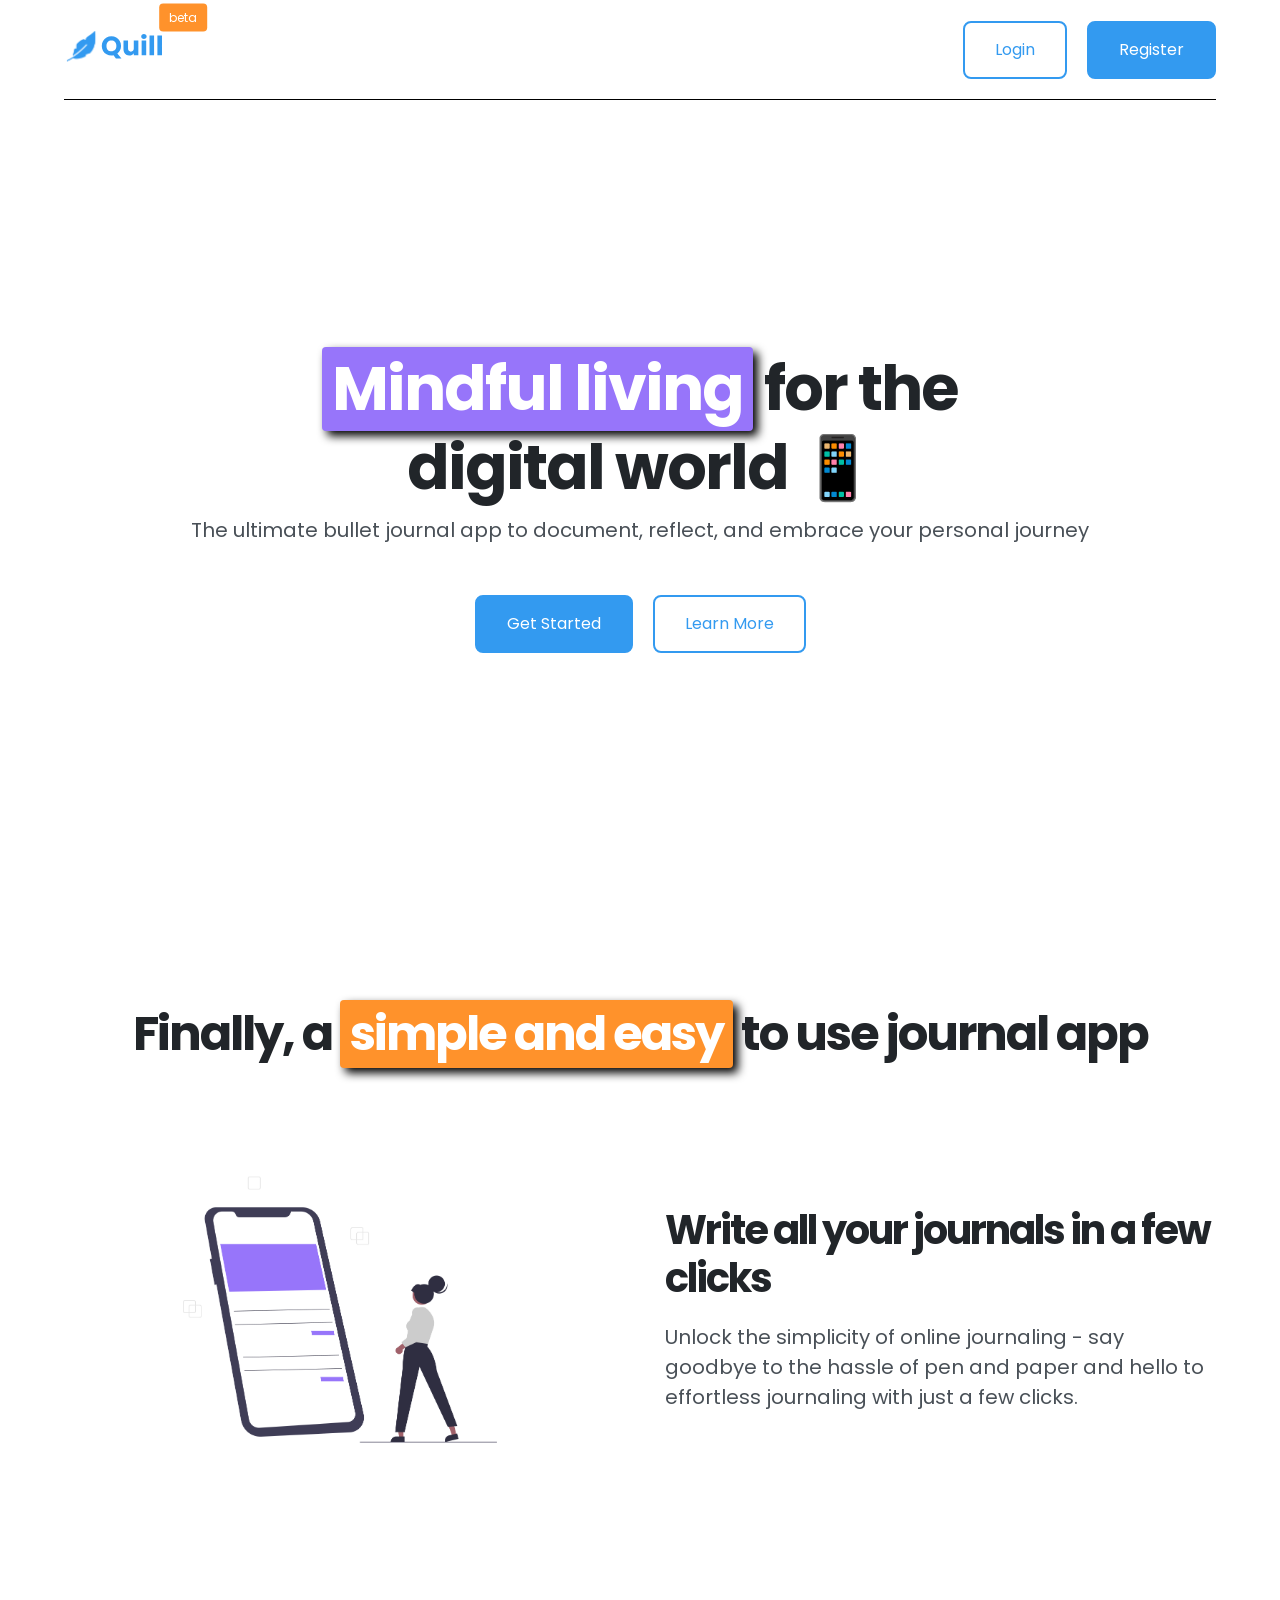
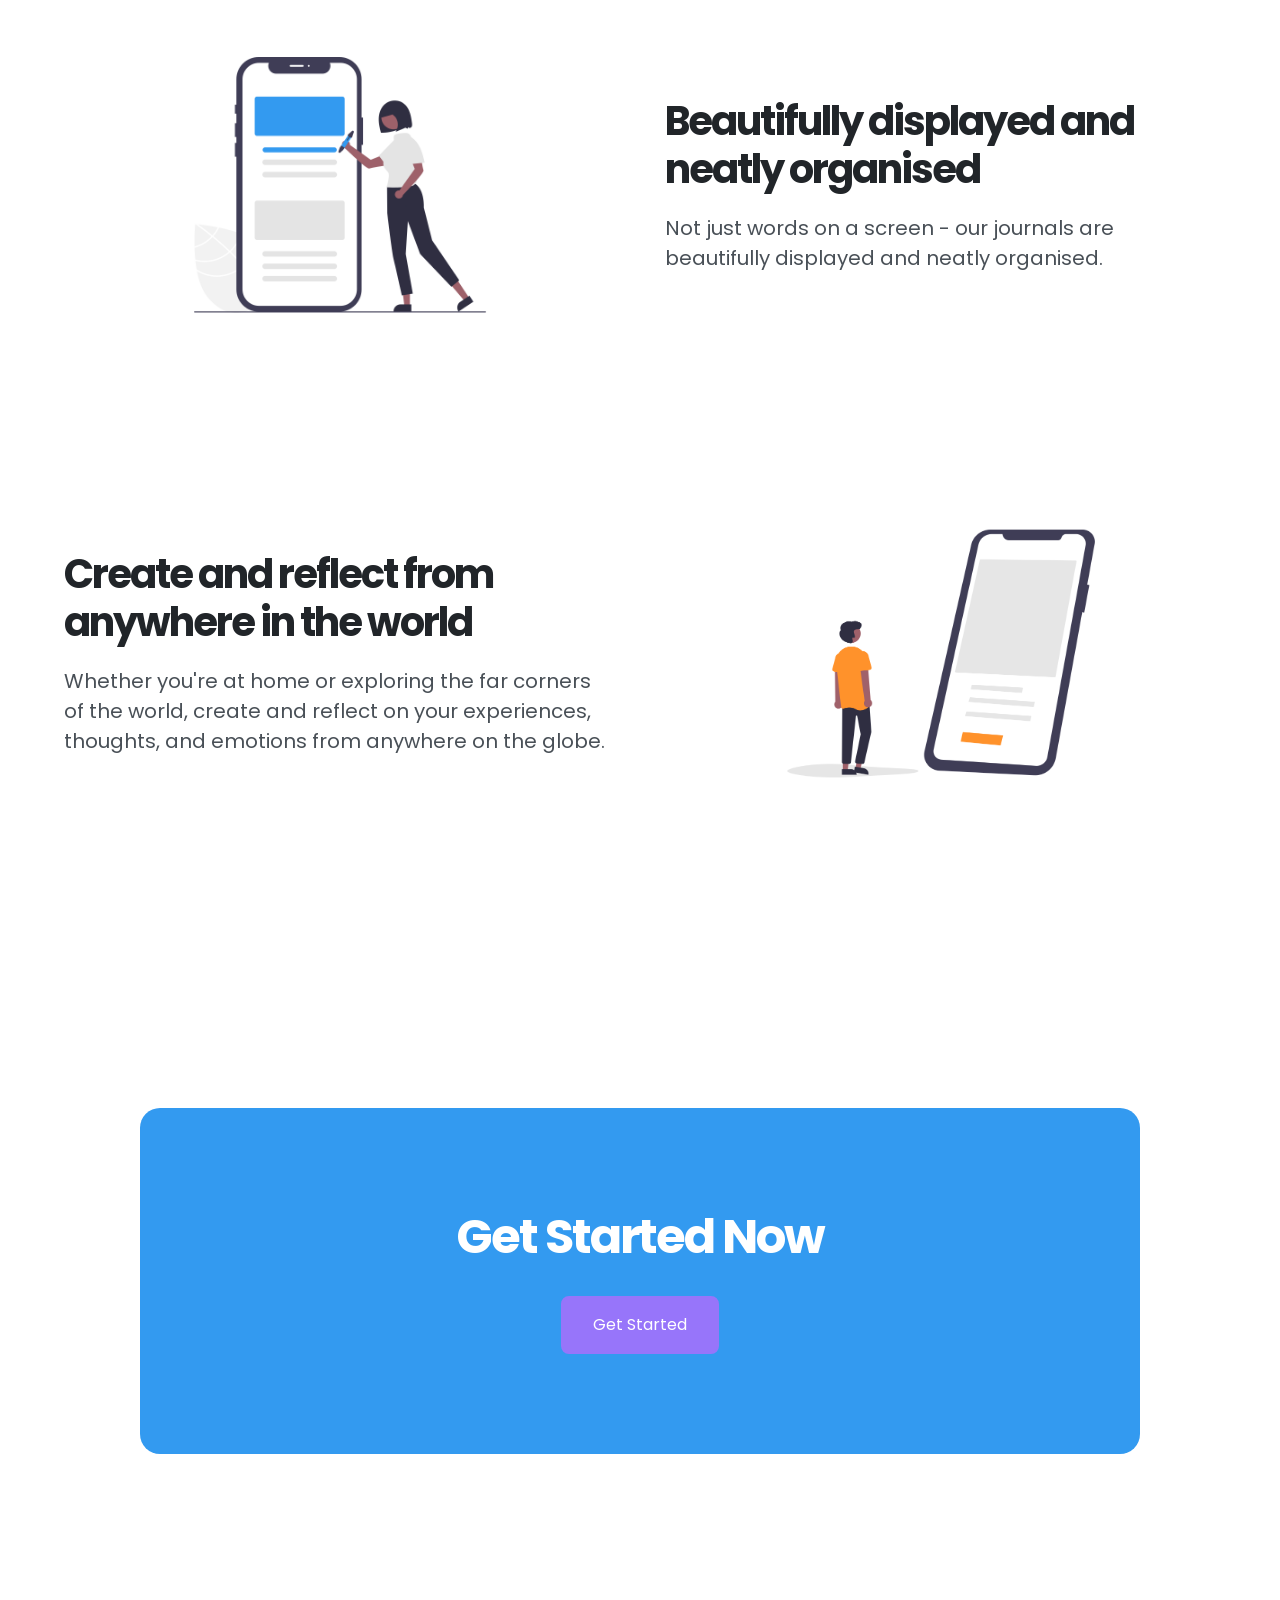
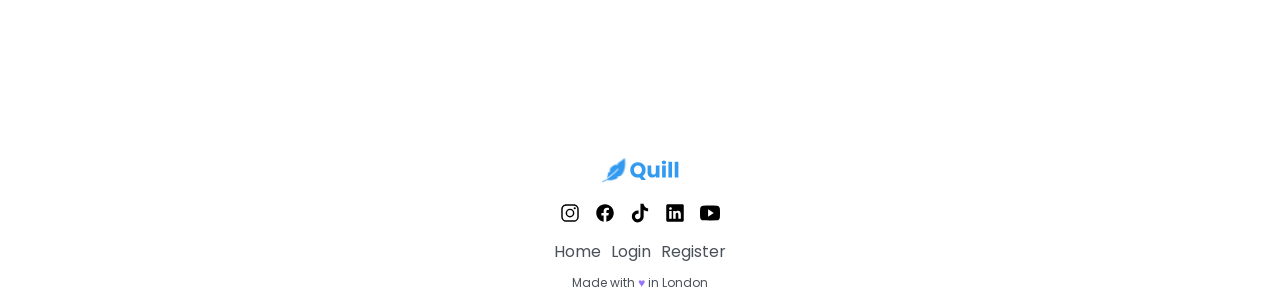
<file: learning_projects/index.html>
<!DOCTYPE html>
<html lang="en">

<head>
    <meta charset="UTF-8">
    <meta name="viewport" content="width=device-width, initial-scale=1.0">

    <link rel="preconnect" href="https://fonts.googleapis.com">
    <link rel="preconnect" href="https://fonts.gstatic.com" crossorigin>
    <link href="https://fonts.googleapis.com/css2?family=Jim+Nightshade&display=swap" rel="stylesheet">

    <link rel="preconnect" href="https://fonts.googleapis.com">
    <link rel="preconnect" href="https://fonts.gstatic.com" crossorigin>
    <link
        href="https://fonts.googleapis.com/css2?family=Poppins:ital,wght@0,100;0,200;0,300;0,400;0,500;0,600;0,700;0,800;0,900;1,100;1,200;1,300;1,400;1,500;1,600;1,700;1,800;1,900&display=swap"
        rel="stylesheet">

    <title>Quill</title>

    <link rel="stylesheet" href="styles.css">
    <link rel="stylesheet" href="queries.css">
    <link rel="i" href="component.html">
    <link rel="icon" type="image/svg" href="images/quill.svg">

</head>

<body>

    <div class="container">

        <header id="header">
            <!-- NAVIGATION -->
            <nav class="navbar">
                <a class="beta" href="index.html"><img class="logo-md" src="images/quill.svg" alt="quill logo"></a>
                <ul class="nav-btn-container">
                    <li><a class="btn btn-primary-outline" href="login.html">Login</a></li>
                    <li><a class="btn btn-primary" href="register.html">Register</a></li>
                </ul>

            </nav>



            <!-- HERO SECTION -->
            <section class="hero-section">
                <h1 class="hero-heading"><span class="highlight highlight-secondary shadow">Mindful living</span> for the
                    <br class="hero-heading-break">
                    digital world <span class="phone-icon">📱</span>
                </h1>
                <p class="hero-paragraph">The ultimate bullet journal app to document, reflect, and embrace your
                    personal journey
                </p>
                <ul class="hero-btn-container">
                    <li><a class="btn btn-primary" href="register.html">Get Started</a></li>
                    <li><a class="btn btn-primary-outline" href="#features">Learn More</a></li>
                </ul>
            </section>
        </header>

        <main>
            <!-- FEATURES SECTION -->
            <section class="features-section">
                <h2 class="features-main-heading">Finally, a <span class="highlight highlight-tertiary shadow">simple and
                        easy</span> to use journal app</h2>

                <div class="features-grid-container">

                    <div>
                        <h3 class="features-heading">Write all your journals in a few clicks</h3>
                        <p>Unlock the simplicity of online journaling - say goodbye to the hassle of pen and paper and
                            hello to effortless journaling with just a few clicks.</p>
                    </div>
                    <img class="feature-img" src="images/features-1.png" alt="simple online journaling">

                    <div>
                        <h3 class="features-heading">Beautifully displayed and neatly organised</h3>
                        <p>Not just words on a screen - our journals are beautifully displayed and neatly organised.</p>
                    </div>
                    <img class="feature-img feature-img-swap-order" src="images/features-2.png"
                        alt="beautifully displayed journals">

                    <div>
                        <h3 class="features-heading">Create and reflect from anywhere in the world</h3>
                        <p>Whether you're at home or exploring the far corners of the world, create and reflect on your
                            experiences, thoughts, and emotions from anywhere on the globe.</p>
                    </div>
                    <img class="feature-img" src="images/features-3.png" alt="create journals anywhere">

                </div>

            </section>


            <!-- CTA SECTION -->
            <section class="cta-section">
                <div class="cta-card">
                    <h2 class="cta-heading">Get Started Now</h2>
                    <a class="btn btn-secondary btn-secondary2" href="register.html">Get Started</a>
                </div>
            </section>
        </main>


        <!-- FOOTER -->
        <footer class="footer">
            <a href="index.html"><img class="logo-sm" src="images/quill.svg" alt="quill logo"></a>
            <ul class="social-icons-container">
                <li><a href="https://www.instagram.com/"><img class="social-icons" src="images/instagram.svg"
                            alt="instagram logo"></a></li>
                <li><a href="https://www.facebook.com/"><img class="social-icons" src="images/facebook.svg"
                            alt="facebook logo"></a></li>
                <li><a href="https://www.tiktok.com/"><img class="social-icons" src="images/tiktok.svg"
                            alt="tiktok logo"></a></li>
                <li><a href="https://www.linkedin.com/"><img class="social-icons" src="images/linkedin.svg"
                            alt="linkedin logo"></a></li>
                <li><a href="https://www.youtube.com/"><img class="social-icons" src="images/youtube.svg"
                            alt="youtube logo"></a></li>
            </ul>
            <ul class="footer-links-container">
                <li><a href="index.html">Home</a></li>
                <li><a href="login.html">Login</a></li>
                <li><a href="register.html">Register</a></li>
            </ul>

            <p class="small-text">Made with <span class="heart-icon">♥︎</span> in London</p>
        </footer>

    </div>
<!-- 
    <div class="modal-container">
        <div class="modal">
            <h2 class="modal-heading">NEW YEAR DISCOUNT!!</h2>
            <p class="modal-paragraph">Get 50% off now</p>
            <p class="modal-paragraph">LIMITED OFFER</p>
            <button class="btn btn-primary-outline">CLAIM NOW</button>
            <div class="exit-button-container">
                <a href="#header"><button class="exit-button btn btn-primary-outline">X</button></a>
            </div>
        </div>
    </div>

    <div class="chat-conatainer">
        <a href="images/chat.svg.svg"><img class="chat-icon" src="images/chat.svg.svg" alt="chat icon"></a>
    </div> -->

</body>

</html>
</file>
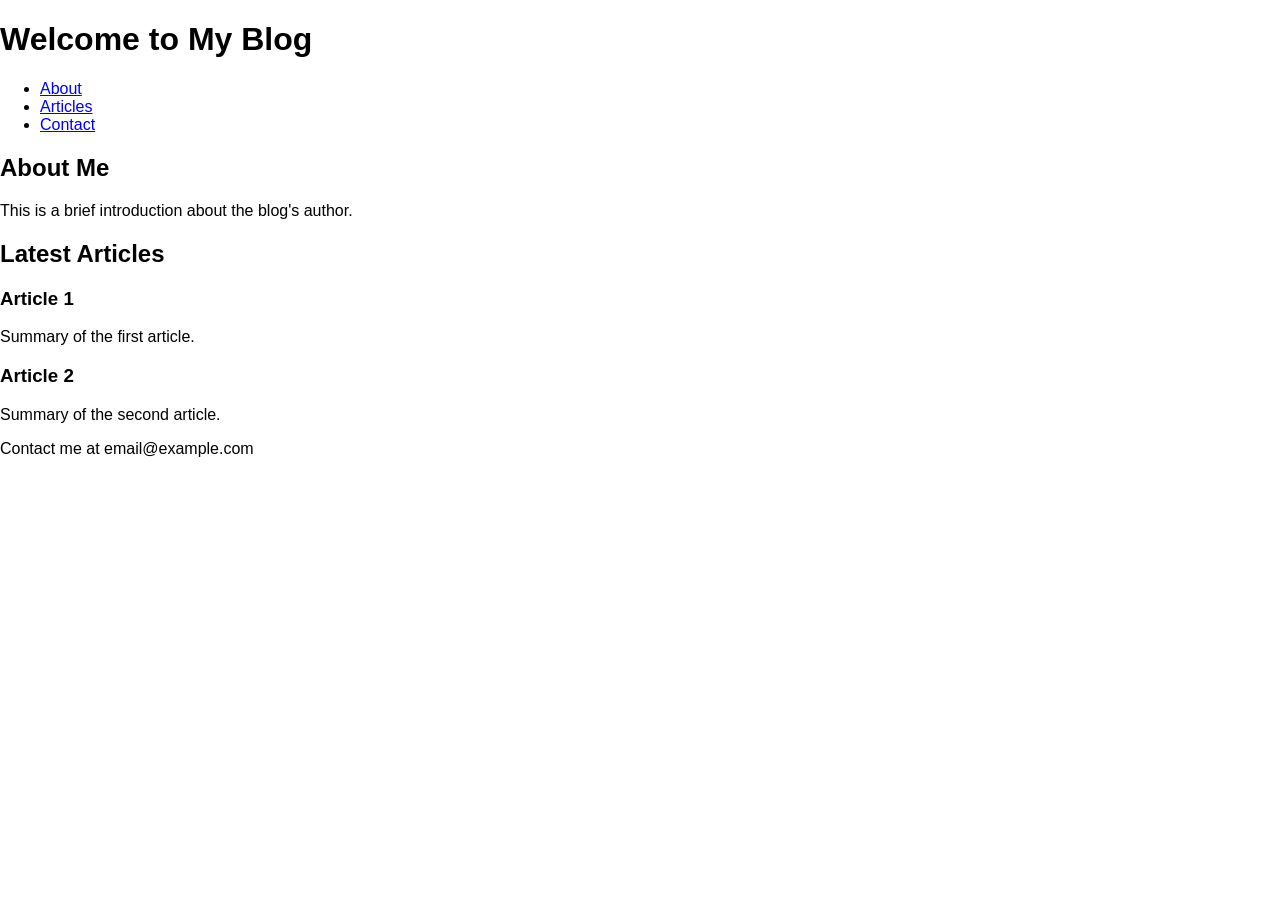
<file: coursera_projects/coursera.html>
<!DOCTYPE html>
<html lang="en">
<head>
    <meta charset="UTF-8">
    <meta name="viewport" content="width=device-width, initial-scale=1.0">
    <title>Non-Semantic Webpage</title>
    <link rel="stylesheet" href="styles.css">
</head>
<body>
    <!-- Header Section: Update this section to use semantic tags -->
    <header>
    <h1>Welcome to My Blog</h1>
</header>

    <!-- Navigation Section: Update this section to use semantic tags -->
    <nav>
        <ul>
            <li><a href="#about" target="_blank">About</a></li>
            <li><a href="#articles">Articles</a></li>
            <li><a href="#contact">Contact</a></li>
        </ul>
    </nav>

    <!-- Main Content Section: Update this section to use semantic tags -->
    <main>
        <!-- About Section: Replace with semantic structure -->
        <div id="about">
            <h2>About Me</h2>
            <p>This is a brief introduction about the blog's author.</p>
        </main>

        <!-- Articles Section: Replace with semantic structure -->
        <article>
            <h2>Latest Articles</h2>

            <!-- Individual Article: Replace with semantic tags -->
            <article>
                <h3>Article 1</h3>
                <p>Summary of the first article.</p>
            </article>
           <article>
                <h3>Article 2</h3>
                <p>Summary of the second article.</p>
            </article>
        </article>
    </article>

    <!-- Footer Section: Update this section to use semantic tags -->
    <footer>
        <p>Contact me at email@example.com</p>
    </footer>
</body>
</html>
</file>
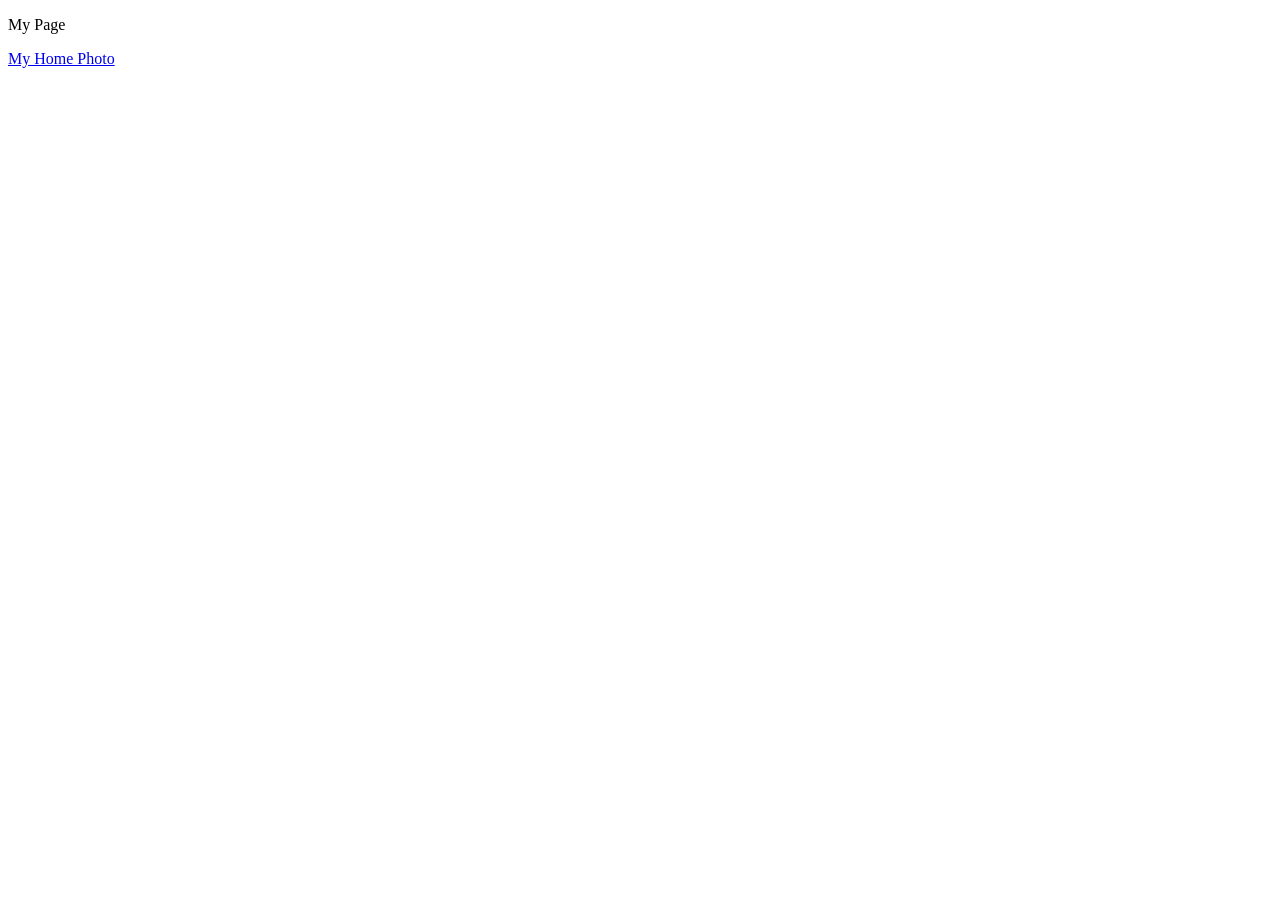
<file: j/about.html>
<!doctype html>
<html lang="en">
  <head>
    <meta charset="UTF-8" />
    <meta name="viewport" content="width=device-width, initial-scale=1.0" />
    
    <title>Example Link</title>
    <p>My Page</p>
  </head>
  <body>
    <a href="images/Little-Lemon-img1.svg"">My Home Photo</a>
    </body>
</html>
</file>
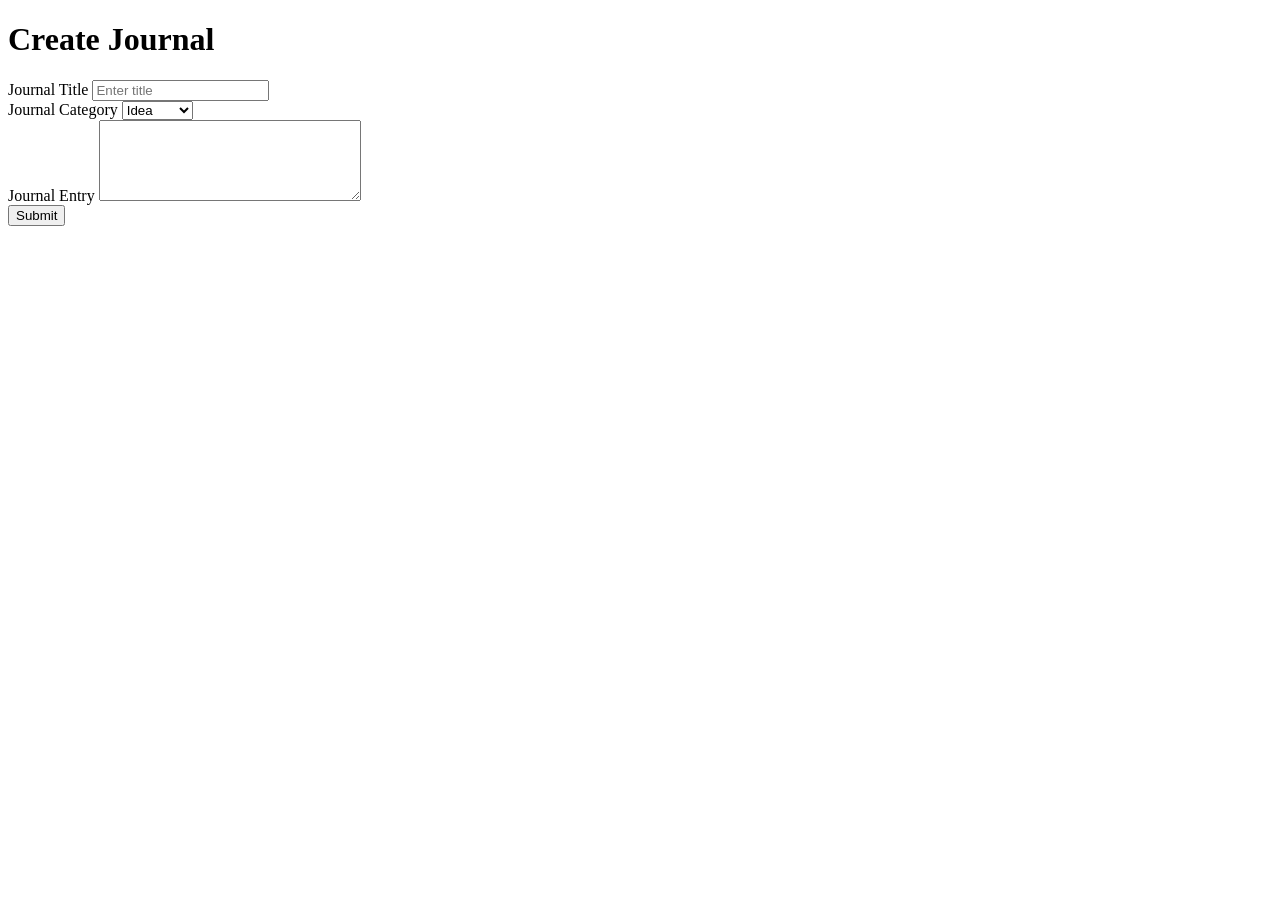
<file: learning_projects/create-journal.html>
<!DOCTYPE html>
<html lang="en">
<head>
    <meta charset="UTF-8">
    <meta name="viewport" content="width=device-width, initial-scale=1.0">
    <title>Create Journal</title>
</head>
<body>
    <h1>Create Journal</h1>

    <form action="/api/v1/journals" method="post">
        
        <label for="main-title">Journal Title</label>
        <input id="main-title" type="text" name="title" placeholder="Enter title" minlength="3" required>

        <br>

        <label for="journal-category">Journal Category</label>
        <select id="journal-category" name="category" required>
            <option value="idea">Idea</option>
            <option value="note">Note</option>
            <option value="goal">Goal</option>
            <option value="habit">Habit</option>
            <option value="memory">Memory</option>
            <option value="mood">Mood</option>
            <option value="event">Event</option>
            <option value="task">Task</option>
        </select>

        <br>
        
        <label for="journal-entry">Journal Entry</label>
        <textarea id="journal-entry" name="entry" cols="30" rows="5" minlength="10" required></textarea>

        <br>

        <button type="submit">Submit</button>

    </form>
    
</body>
</html>
</file>
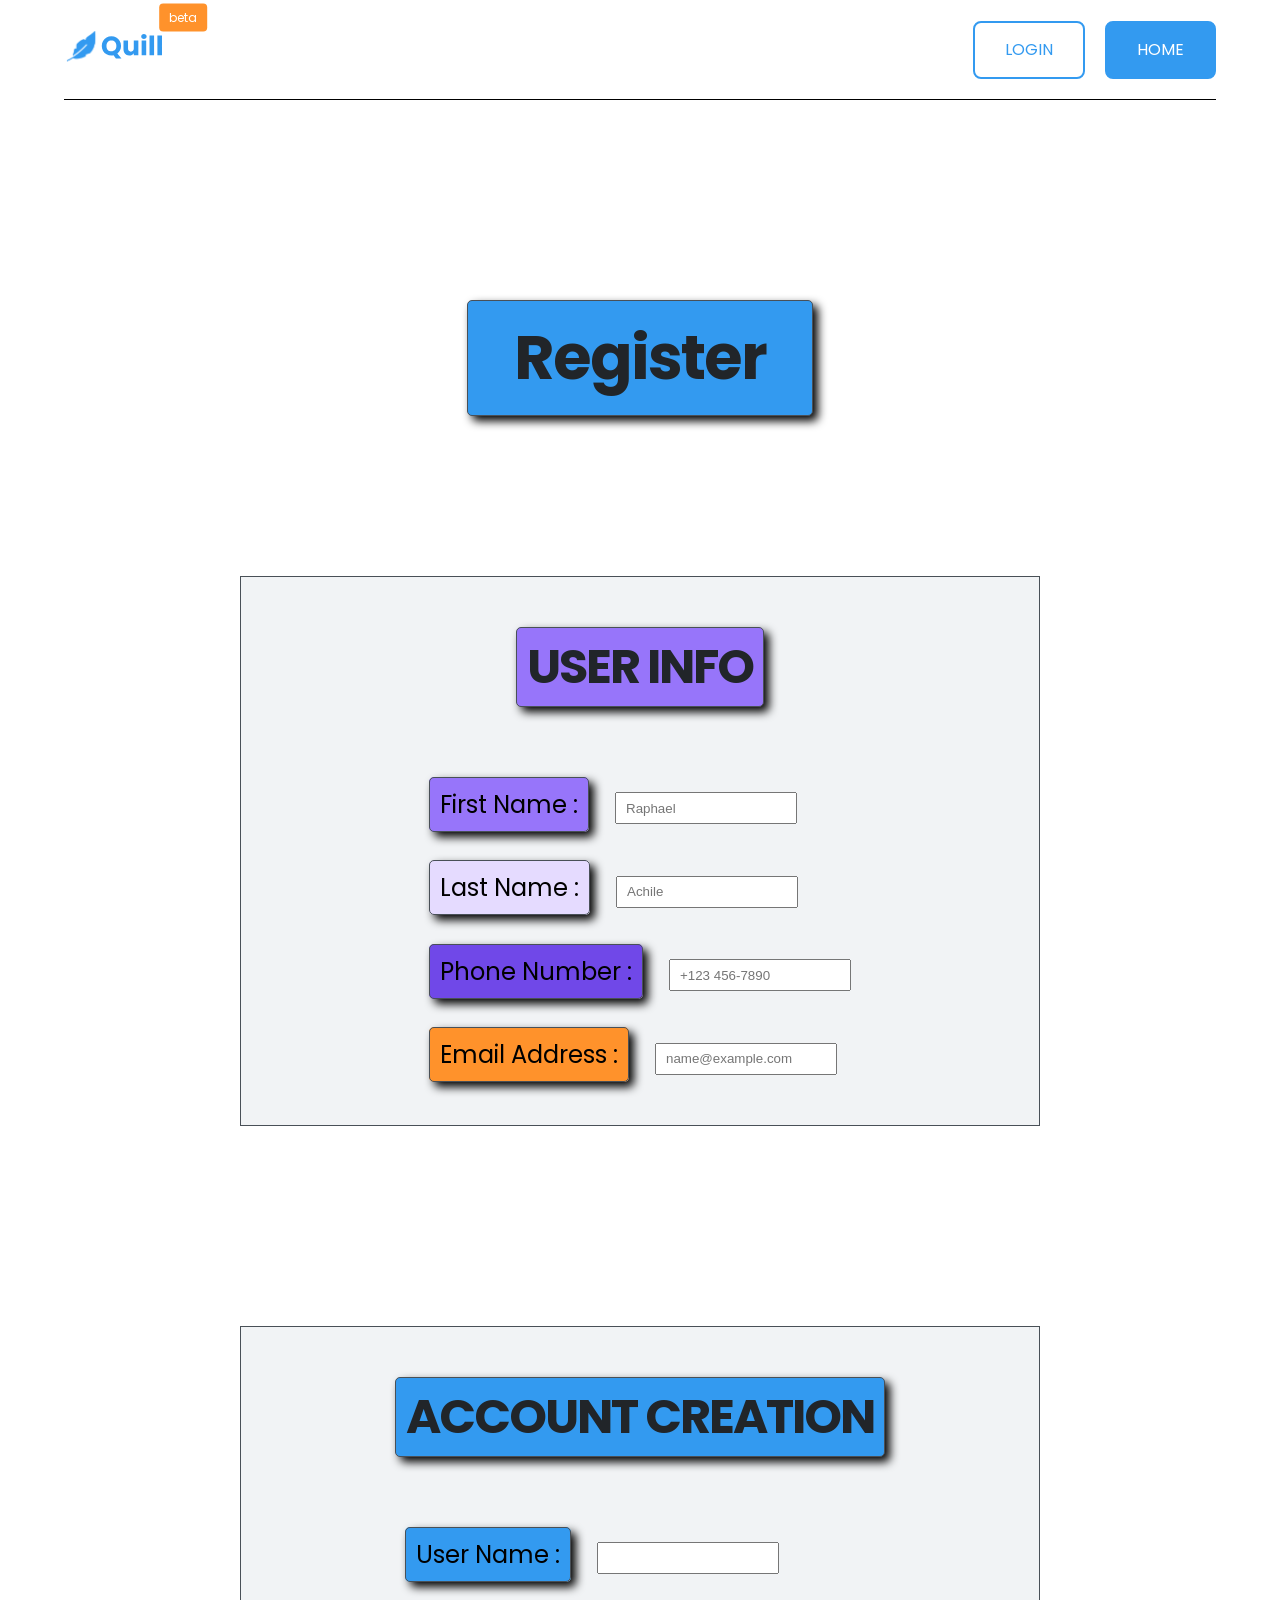
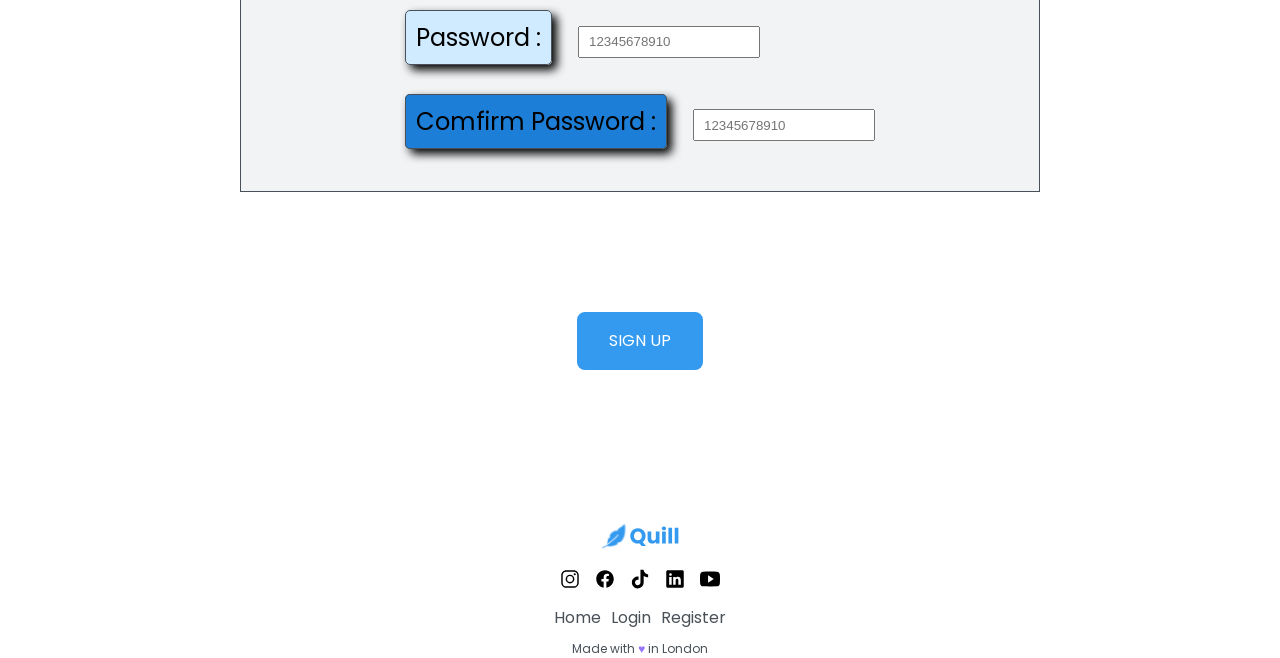
<file: learning_projects/register.html>
<!DOCTYPE html>
<html lang="en">

<head>
    <meta charset="UTF-8">
    <meta name="viewport" content="width=device-width, initial-scale=1.0">

    <link rel="preconnect" href="https://fonts.googleapis.com">
    <link rel="preconnect" href="https://fonts.gstatic.com" crossorigin>
    <link href="https://fonts.googleapis.com/css2?family=Jim+Nightshade&display=swap" rel="stylesheet">

    <link rel="preconnect" href="https://fonts.googleapis.com">
    <link rel="preconnect" href="https://fonts.gstatic.com" crossorigin>
    <link
        href="https://fonts.googleapis.com/css2?family=Poppins:ital,wght@0,100;0,200;0,300;0,400;0,500;0,600;0,700;0,800;0,900;1,100;1,200;1,300;1,400;1,500;1,600;1,700;1,800;1,900&display=swap"
        rel="stylesheet">

    <link rel="stylesheet" href="styles.css">
    <link rel="stylesheet" href="register.css">
    <link rel="stylesheet" href="queries.css">

    <title>Register</title>

    <link rel="icon" type="image/svg" href="images/quill.svg">
</head>

<body>

    <div class="container">

        <header>

            <nav class="navbar">
                <a class="beta" href="register.html"><img class="logo-md" src="images/quill.svg" alt="quill logo"></a>

                <ul class="nav-btn-container">
                    <li><a class="btn btn-primary-outline" href="login.html">LOGIN</a></li>
                    <li><a class="btn btn-primary" href="index.html">HOME</a></li>
                </ul>
            </nav>

        </header>

        <main>


            <!-- HERO SECTION -->

            <div class="hero-heading-align-center">
                <h1 class="hero-heading highlight-primary shadow">Register</h1>
            </div>

            <form action="database" method="post">

                <div class="user-info-container">


                    <div class="user-info-inputs">

                        <h2 class="user-info-header highlight-secondary shadow">USER INFO</h2>

                        <div class="flex-start-inputs">


                            <div>
                                <label for="user_first_name" class="highlight-secondary shadow">First Name :</label>
                                <input type="text" id="user_first_name" name="user_first_name" placeholder="Raphael"
                                    required>
                            </div>

                            <br>

                            <div>
                                <label for="user_last_name" class="highlight-secondary-tint shadow">Last Name :</label>
                                <input type="text" id="user_last_name" name="user_last_name" placeholder="Achile"
                                    required>
                            </div>

                            <br>

                            <div>
                                <label for="phone" class="highlight-secondary-shade shadow">Phone Number :</label>
                                <input type="tel" id="phone" name="phone" autocomplete="tel" placeholder="+123 456-7890"
                                    required>
                            </div>

                            <br>

                            <div>
                                <label for="user_email" class="highlight-tertiary shadow">Email Address :</label>
                                <input type="email" id="user_email" name="user_email" placeholder="name@example.com"
                                    required>
                            </div>

                        </div>

                    </div>

                </div>

                <div class="account-creation-container">

                    <div class="user-account-creation-inputs">

                        <h2 class="user-info-header highlight-primary shadow">ACCOUNT CREATION</h2>

                        <div class="flex-start-inputs">

                            <div>
                                <label for="username" class="highlight-primary shadow">User Name :</label>
                                <input type="text" id="username" name="username" required>
                            </div>

                            <br>

                            <div>
                                <label for="user_password" class="highlight-primary-tint shadow">Password :</label>
                                <input type="password" id="user_password" name="user_password" minlength="8"
                                    maxlength="15" placeholder="12345678910" required />
                            </div>

                            <br>

                            <div>
                                <label for="user_confirm_password" class="highlight-primary-shade shadow">Comfirm
                                    Password :</label>
                                <input type="password" id="user_confirm_password" name="user_confirm_password"
                                    minlength="8" maxlength="15" placeholder="12345678910" required />
                            </div>
                        </div>
                    </div>
                </div>
    </div>

    </div>

    <div class="sign-up-button-container">
        <a href="database" class="btn btn-primary">SIGN UP</a>
    </div>


    </form>


    <!-- FOOTER -->
    <footer class="footer">
        <a href="index.html"><img class="logo-sm" src="images/quill.svg" alt="quill logo"></a>
        <ul class="social-icons-container">
            <li><a href="https://www.instagram.com/"><img class="social-icons" src="images/instagram.svg"
                        alt="instagram logo"></a></li>
            <li><a href="https://www.facebook.com/"><img class="social-icons" src="images/facebook.svg"
                        alt="facebook logo"></a></li>
            <li><a href="https://www.tiktok.com/"><img class="social-icons" src="images/tiktok.svg"
                        alt="tiktok logo"></a></li>
            <li><a href="https://www.linkedin.com/"><img class="social-icons" src="images/linkedin.svg"
                        alt="linkedin logo"></a></li>
            <li><a href="https://www.youtube.com/"><img class="social-icons" src="images/youtube.svg"
                        alt="youtube logo"></a></li>
        </ul>
        <ul class="footer-links-container">
            <li><a href="index.html">Home</a></li>
            <li><a href="login.html">Login</a></li>
            <li><a href="register.html">Register</a></li>
        </ul>

        <p class="small-text">Made with <span class="heart-icon">♥︎</span> in London</p>
    </footer>
    </main>

    </div>

</body>

</html>
</file>
<file: learning_projects/styles.css>
/* 

----------------- TYPOGRAPHY -----------------

FONT SIZES
12px - 1.2rem / 16px - 1.6rem / 20px - 2rem / 24px 2.4rem / 32px - 3.2rem / 40px - 4rem

FONT WEIGHTS 
400 / 700

LINE HEIGHTS
1.2 / 1.5

LETTER SPACING 
0 / -2px 

FONT FAMILY
Poppins

----------------- COLORS  -----------------

PRIMARY
Base: #339af0 (Sky Blue)
Tint: #d0ebff (Arctic)
Shade: #1c7ed6 (Deep Sea)

SECONDARY
Base: #9775fa (Lavendar)
Tint: #e5dbff (Moonlight Iris)
Shade: #7048e8 (Velvet Night)

TERTIARY
Base: #ff922b (Pumpkin)
Tint: #ffe8cc (Dawn)
Shade: #f76707 (Lava)

GREY
Base: #495057 (Slate)
Tint: #f1f3f5 (Pebble)
Shade: #212529 (Graphite)
White: #ffffff (White)
Black: #000000 (Black)


----------------- BORDER RADIUS -----------------

4px / 8px / 20px

----------------- SPACING SYSTEM -----------------

5px / 10px / 15px / 20px / 25px / 30px / 40px / 50px / 60px / 70px / 80px / 90px / 100px / 125px / 150px / 200px / 250px / 300px / 400px / 500px

*/

/* ----------------------------------- GLOBAL SYTLES ----------------------------------- */

/* Add in universal selector later to remove default spacing properties */

:root {
  /* FONT SIZE */
  --text-sm: 1.2rem;
  --text-base: 1.6rem;
  --text-paragraph: 2rem;
  --text-h5: 2.4rem;
  --text-h4: 3.2rem;
  --text-h3: 4rem;
  --text-h2: 4.8rem;
  --text-h1: 6.2rem;

  /* FONT WEIGHTS */
  --font-weight-normal: 400;
  --font-weight-bold: 700;

  /* LINE HEIGHTS */
  --line-height-tight: 1.2;
  --line-height-normal: 1.5;

  /* LETTER SPACING */
  --letter-spacing-tight: -2px;

  /* FONT FAMILY */
  --font-family: "Poppins", sans-serif;

  /* --------------- COLORS --------------*/

  /* PRIMARY */

  --primary-base: #339af0;
  --primary-tint: #d0ebff;
  --primary-shade: #1c7ed6;

  /* SECONDARY */

  --secondary-base: #9775fa;
  --secondary-tint: #e5dbff;
  --secondary-shade: #7048e8;

  /* TERTIARY */

  --tertiary-base: #ff922b;
  --tertiary-tint: #ffe8cc;
  --tertiary-shade: #f76707;

  /* GREY */

  --grey-base: #495057;
  --grey-tint: #f1f3f5;
  --grey-shade: #212529;
  --white: #ffffff;
  --black: #000000;

  /* MISCELLANEOUS */
  --nav-height: 100px;
}

* {
  box-sizing: border-box;
  margin: 0px;
  padding: 0px;
}

html {
  font-size: 62.5%;
  /* 10px / 16px = 62.5% */
  /* 1rem = 10px */
}

body {
  font-family: var(--font-family);
  font-weight: var(--font-weight-normal);
  line-height: var(--line-height-normal);
  color: #495057;
}

.container {
  max-width: 1200px;
  width: 90%;
  margin: 0px auto;
}

h1,
h2,
h3,
h4,
h5 {
  font-weight: var(--font-weight-bold);
  line-height: var(--line-height-tight);
  letter-spacing: var(--letter-spacing-tight);
  color: var(--grey-shade);
}

h1 {
  font-size: var(--text-h1);
}

h2 {
  font-size: var(--text-h2);
}

h3 {
  font-size: var(--text-h3);
  text-align: left;
}

h4 {
  font-size: var(--text-h4);
  text-align: left;
}

h5 {
  font-size: var(--text-h5);
  text-align: left;
}

p {
  font-size: var(--text-paragraph);
}

ul {
  list-style: none;
}

a {
  text-decoration: none;
  font-size: var(--text-base);
  display: inline-block;
}

a:link,
a:visited,
a:hover,
a:active {
  color: var(--grey-base);
}

footer {
  font-size: var(--text-sm);
}

span {
  display: inline-block;
}

.small-text {
  font-size: var(--text-sm);
}

/* ----------------------------------- COMPONENTS ----------------------------------- */

.btn {
  font-size: var(--text-base);
  font-weight: var(--font-weight-normal);
  text-decoration: none;
  padding: 1.5rem 3rem;
  border-radius: 8px;
}

.btn-primary:link,
.btn-primary:visited {
  color: var(--white);
  background-color: var(--primary-base);
  border: 2px solid var(--primary-base);
  transition: 0.5s;
}

.btn-primary:hover,
.btn-primary:active {
  color: var(--white);
  background-color: var(--primary-shade);
  border: 2px solid var(--primary-shade);
  transform: scale(1.2, 1.2);
  box-shadow: 0px 3px 6px 0px var(--grey-base);
}

.btn-primary-outline:link,
.btn-primary-outline:visited {
  background-color: var(--white);
  color: var(--primary-base);
  border: 2px solid var(--primary-base);
  transition: 0.5s;
}

.btn-primary-outline:hover,
.btn-primary-outline:active {
  background-color: var(--white);
  color: var(--primary-shade);
  border: 2px solid var(--primary-shade);
  transform: scale(1.2, 1.2);
  box-shadow: 0px 3px 6px 0px var(--grey-base);
}

.btn-secondary:link,
.btn-secondary:visited {
  color: var(--white);
  background-color: var(--secondary-base);
  border: 2px solid var(--secondary-base);
  transition: 0.5s;
}

.btn-secondary:hover,
.btn-secondary:active {
  color: var(--white);
  background-color: var(--secondary-shade);
  border: 2px solid var(--secondary-shade);
  transform: scale(1.2, 1.2);
  box-shadow: 0px 3px 6px 0px var(--grey-base);
}

.highlight {
  color: var(--white);
  padding: 0.5rem 1rem;
  border-radius: 4px;
}

/* PRIMARY HIGHLIGHTS */

.highlight-primary {
  background-color: var(--primary-base);
}

.highlight-primary-tint {
  background-color: var(--primary-tint);
}

.highlight-primary-shade {
  background-color: var(--primary-shade);
}


/* SECONDARY HIGHLIGHTS */

.highlight-secondary {
  background-color: var(--secondary-base);
}

.highlight-secondary-tint {
  background-color: var(--secondary-tint)
}

.highlight-secondary-shade {
  background-color: var(--secondary-shade)
}

/* --secondary-base: #9775fa;
  --secondary-tint: #e5dbff;
  --secondary-shade: #7048e8; */

.highlight-tertiary {
  background-color: var(--tertiary-base);
}

.logo-md {
  width: 100px;
}

.logo-sm {
  width: 80px;
}

.chat-conatainer {
  height: 5rem;
  width: 5rem;
  background-color: var(--primary-tint);
  border: 1px solid var(--black);
  border-radius: 50%;
  display: flex;
  align-items: center;
  justify-content: center;
  position: fixed;
  right: 2rem;
  bottom: 2rem;
}

.chat-icon {
  width: 3.5rem;
  height: 3.5rem;
  fill: var(--primary-base);
}

.beta {
  position: relative;
}

.beta::after {
  content: "beta";
  position: absolute;
  top: 0;
  right: 0;
  font-size: 1.2rem;
  background-color: var(--tertiary-base);
  padding: 0.5rem 1rem;
  border-radius: 4px;
  color: var(--white);
  transform: translate(90%, -80%);
}

.shadow {
  box-shadow: 5px 5px 10px 0px var(--black);
}

/* .modal-container {
  margin: 0px auto;
}

.modal {
  position: fixed;
  top: 5rem;
  left: 10rem;
  bottom: 5rem;
  background-color: var(--primary-shade);
  border: 2px solid var(--black);
  border-radius: 1rem;
  width: 90%;
  height: 80%;
  display: flex;
  flex-direction: column;
  justify-content: center;
  align-items: center;
  z-index: 999;
} */

/* .modal-heading {
  margin-bottom: 3rem;
}

.modal-paragraph {
  font-size: var(--text-paragraph);
  font-weight: var(--font-weight-bold);
  color: var(--black);
  margin-bottom: 2rem;
  line-height: var(--line-height-tight);
}

.exit-button-container {
  position: fixed;
  top: 0;
  right: 0;
  background-color: #000000;
} */

/* .exit-button {
  width: 5rem;
  height: 5rem;
  padding: 0rem;
  position: absolute;
  top: 7rem;
  right: 5rem;
  border: 1px solid var(--black);
  color: var(--white);
  background-color: var(--black);
  align-self: center;
  justify-self: center;
   position: relative;
  top: 0;
  right: 0;
} */

/* ----------------------------------- SECTIONS ----------------------------------- */

/* ------- NAVBAR -------*/

.navbar {
  height: var(--nav-height);
  display: flex;
  flex-direction: row;
  justify-content: space-between;
  align-items: center;
  position: sticky;
  top: 0;
  border-bottom: 1px solid var(--black);
  background-color: var(--white);
}

.nav-btn-container {
  display: flex;
  gap: 2rem;
}

/* ------- HERO SECTION -------*/

.hero-section {
  height: calc(100vh - var(--nav-height));
  min-height: 400px;
  margin-bottom: 10rem;
  display: flex;
  flex-direction: column;
  justify-content: center;
  align-items: center;
}

.hero-heading {
  margin-bottom: 1rem;
  text-align: center;
}

.hero-paragraph {
  margin-bottom: 5rem;
  text-align: center;
}

.hero-btn-container {
  display: flex;
  gap: 2rem;
}

.phone-icon {
  background-color: var(--white);
  transition: all 1s ease-in;
}

.phone-icon:hover,
.phone-icon:active {
  transform: skew(10deg, 10deg);
  box-shadow: 0px 3px 10px 0px var(--grey-base);
}

/* ------- FEATURES SECTION -------*/

.features-section {
  margin-bottom: 30rem;
}

.features-main-heading {
  text-align: center;
  margin-bottom: 8rem;
}

.features-grid-container {
  display: grid;
  grid-template-columns: 1fr 1fr;
  row-gap: 15rem;
  column-gap: 5rem;
  justify-items: center;
  align-items: center;
}

.feature-img-swap-order {
  grid-row: 2 / 3;
  grid-row: 1 / 2;
}

.features-heading {
  margin-bottom: 2rem;
}

.feature-img {
  max-width: 400px;
  width: 100%;
}

/* ------- CTA SECTION -------*/

.cta-section {
  margin-bottom: 30rem;
  display: flex;
  justify-content: center;
}

.cta-card {
  text-align: center;
  background-color: var(--primary-base);
  max-width: 1000px;
  width: 100%;
  padding: 10rem 20rem;
  border-radius: 20px;
}

.cta-heading {
  margin-bottom: 3rem;
  color: var(--white);
}

/* ------- FOOTER -------*/

.footer {
  display: flex;
  flex-direction: column;
  align-items: center;
  gap: 1rem;
}

.social-icons-container {
  display: flex;
  gap: 1.5rem;
}

.footer-links-container {
  display: flex;
  gap: 1rem;
}

.social-icons {
  width: 20px;
}

.heart-icon {
  color: var(--secondary-base);
}
</file>
<file: learning_projects/queries.css>
/* LG - SMALL LAPTOPS: 1024px - 1280px */

@media (max-width: 72rem) {
  /* 1150px / 16px = 72rem */
  /* 72rem x 16px = 1152px */

  html {
    font-size: 56.25%;
    /* 9px / 16px = 56.25% */
  }

  .features-grid-container {
    column-gap: 2rem;
  }

  .cta-section {
    margin-bottom: 20rem;
  }
}

/* MD - TABLETS: 768px - 1024px */

@media (max-width: 51rem) {
  /* 815px / 16px = 51rem */
  /* 51rem x 16px = 816px */

  html {
    font-size: 50%;
    /* 8px / 16px = 50% */
  }
}

/* SM - PHONE LANDSCAPE: 576px - 768px */

@media (max-width: 43rem) {
  /* 600px / 16px = 43rem */
  /* 43rem x 16px = 688px */

  html {
    font-size: 43.75%;
    /* 7px / 16px = 43.75% */
  }

  .cta-card {
    padding: 8rem 16rem;
  }

  .features-section {
    margin-bottom: 20rem;
  }

  .features-grid-container {
    row-gap: 5rem;
    column-gap: 0.5rem;
  }
}

/* XS - PHONE PORTRAIT: < 576px */

@media (max-width: 34rem) {
  /* 530px / 16px = 34rem */
  /* 34rem x 16px = 544px */

  html {
    font-size: 37.5%;
    /* 6px / 16px = 37.5% */
  }

  .hero-heading-break {
    display: none;
  }

  .hero-section {
    height: auto;
  }

  .features-grid-container {
    grid-template-columns: 1fr;
  }

  .feature-img-swap-order {
    grid-row: auto;
    grid-row: auto;
  }

  .cta-card {
    padding: 8rem 6rem;
  }
}
</file>
<file: coursera_projects/styles.css>
/* General Styles for the whole page */
body {
    font-family: Arial, sans-serif;
    margin: 0;
    padding: 0;
}

/* Header Section: Apply these styles to the header section */
.header {
    background-color: #f4f4f4;
    padding: 20px;
    text-align: center;
}

/* Navigation Section: Apply these styles to the navigation menu */
.nav ul {
    list-style-type: none;
    padding: 0;
    display: flex;
    justify-content: center;
    background-color: #333;
    margin: 0;
}

.nav ul li {
    margin: 0 15px;
}

.nav ul li a {
    color: white;
    text-decoration: none;
}

/* Main Content Section: General styles for the content */
.content {
    padding: 20px;
}

/* Individual Sections: Style each section of content */
.content > div {
    margin-bottom: 20px;
}

/* Article Block: Style individual article blocks */
.article {
    margin-bottom: 10px;
}

/* Footer Section: Apply these styles to the footer */
.footer {
    background-color: #f4f4f4;
    text-align: center;
    padding: 10px;
}
</file>
<file: learning_projects/register.css>
* {
  box-sizing: border-box;
  margin: 0px;
  padding: 0px;
}

html {
  font-size: 62.5%;
  /* 10px / 16px = 62.5% */
  /* 1rem = 10px */
}

.navbar {
  margin-bottom: 10rem;
}

form {
  /* height: calc(100vh - var(--nav-height)); */
  /* min-height: 40rem; */
  margin-bottom: 10rem;
  display: flex;
  flex-direction: column;
  justify-content: center;
  align-items: center;
}

.hero-heading-align-center {
  display: flex;
  flex-direction: row;
  justify-content: center;
  align-items: center;
  margin-top: 20rem;
  margin-bottom: 5rem;
}

.hero-heading {
  padding: 2rem;
  border: 1px solid var(--grey-base);
  border-radius: 5px;
  width: 30%;
  align-self: center;
}

.user-info-header {
  font-size: var(--text-h2);
  text-align: center;
  margin-bottom: 8rem;
  padding: 1rem;
  border: 1px solid var(--grey-base);
  border-radius: 5px;
}

.user-info-inputs {
  width: 80rem;
  display: flex;
  flex-direction: column;
  align-items: center;
  justify-content: center;
  border: 1px solid var(--grey-base);
  margin-top: 10rem;
  margin-bottom: 10rem;
  padding: 5rem;
  font-size: var(--text-h5);
  background-color: var(--grey-tint);
}

.flex-start-inputs {
  display: flex;
  flex-direction: column;
  align-items: flex-start;
  gap: 5px;
}

label {
  color: var(--black);
  padding: 1rem;
  border: 1px solid var(--grey-base);
  border-radius: 5px;
}

input {
  height: 3.2rem;
  margin-left: 2rem;
  /* 1rem; */
  padding-left: 0.9rem;
}

.user-account-creation-inputs {
  width: 80rem;
  display: flex;
  flex-direction: column;
  align-items: center;
  justify-content: center;
  border: 1px solid var(--grey-base);
  margin-top: 10rem;
  margin-bottom: 2rem;
  padding: 5rem;
  font-size: var(--text-h5);
  background-color: var(--grey-tint);
}

.sign-up-button-container {
  display: flex;
  flex-direction: column;
  align-items: center;
  justify-content: center;
  margin-bottom: 15rem;
}
</file>
